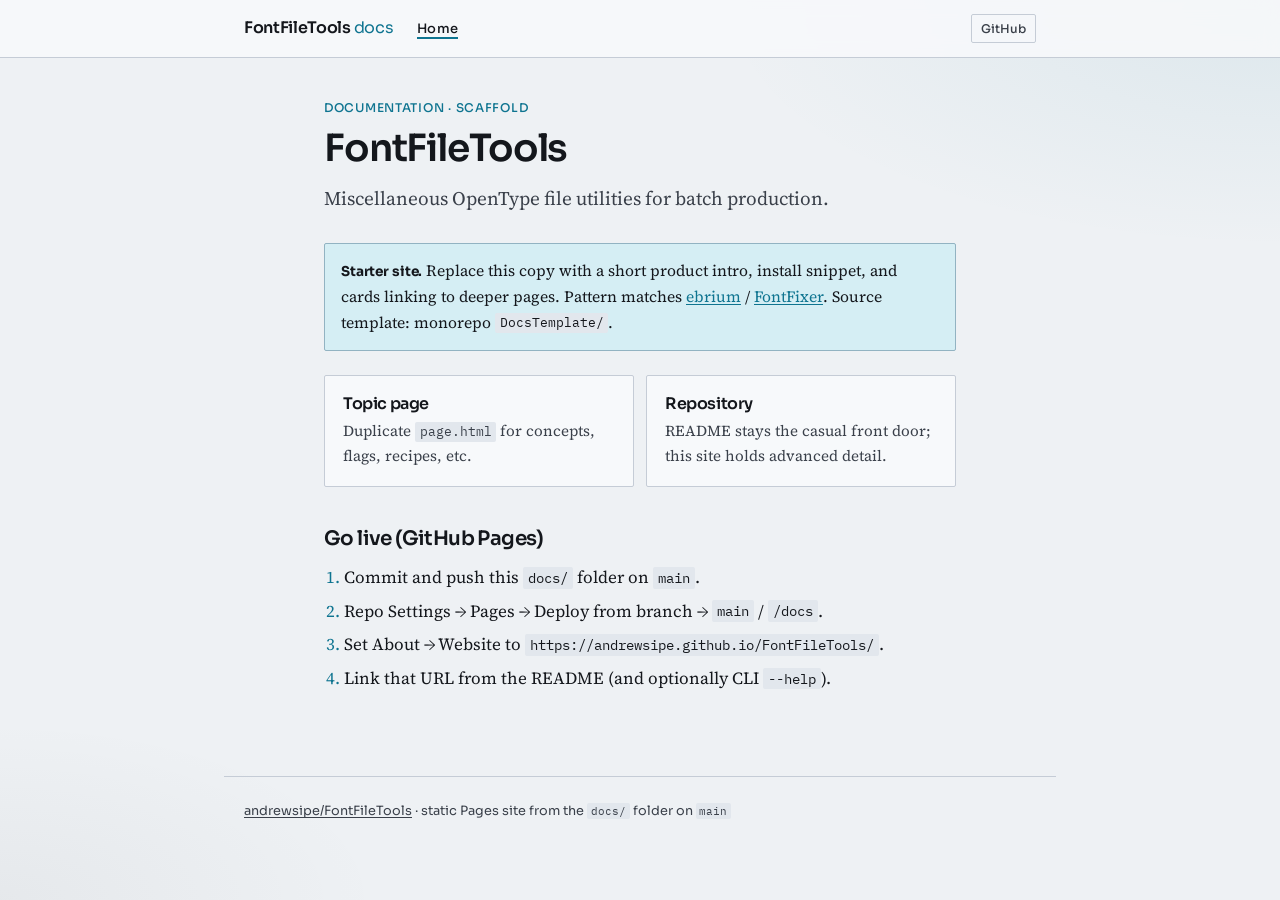
<file: docs/index.html>
<!DOCTYPE html>
<html lang="en">
<head>
  <meta charset="utf-8" />
  <meta name="viewport" content="width=device-width, initial-scale=1" />
  <title>FontFileTools docs</title>
  <meta name="description" content="Miscellaneous OpenType file utilities for batch production." />
  <link rel="preconnect" href="https://fonts.googleapis.com" />
  <link rel="preconnect" href="https://fonts.gstatic.com" crossorigin />
  <link href="https://fonts.googleapis.com/css2?family=IBM+Plex+Mono:wght@400;500&family=Sora:wght@400;500;600&family=Source+Serif+4:opsz,wght@8..60,400;8..60,600&display=swap" rel="stylesheet" />
  <link rel="stylesheet" href="styles.css" />
</head>
<body>
  <header class="site-header">
    <div class="site-header-inner">
      <a class="brand" href="index.html">FontFileTools <span>docs</span></a>
      <nav class="nav" aria-label="Primary">
        <a href="index.html" aria-current="page">Home</a>
        <!-- Add pages as you write them, e.g. concepts.html, flags.html -->
      </nav>
      <a class="github-link" href="https://github.com/andrewsipe/FontFileTools">GitHub</a>
    </div>
  </header>

  <main>
    <p class="meta">Documentation · scaffold</p>
    <h1>FontFileTools</h1>
    <p class="lede">Miscellaneous OpenType file utilities for batch production.</p>

    <div class="callout">
      <strong>Starter site.</strong> Replace this copy with a short product intro,
      install snippet, and cards linking to deeper pages. Pattern matches
      <a href="https://andrewsipe.github.io/ebrium/">ebrium</a> /
      <a href="https://andrewsipe.github.io/FontFixer/">FontFixer</a>.
      Source template: monorepo <code>DocsTemplate/</code>.
    </div>

    <div class="card-grid">
      <a class="card" href="page.html">
        <h2>Topic page</h2>
        <p>Duplicate <code>page.html</code> for concepts, flags, recipes, etc.</p>
      </a>
      <a class="card" href="https://github.com/andrewsipe/FontFileTools">
        <h2>Repository</h2>
        <p>README stays the casual front door; this site holds advanced detail.</p>
      </a>
    </div>

    <h2>Go live (GitHub Pages)</h2>
    <ol>
      <li>Commit and push this <code>docs/</code> folder on <code>main</code>.</li>
      <li>Repo Settings → Pages → Deploy from branch → <code>main</code> / <code>/docs</code>.</li>
      <li>Set About → Website to <code>https://andrewsipe.github.io/FontFileTools/</code>.</li>
      <li>Link that URL from the README (and optionally CLI <code>--help</code>).</li>
    </ol>
  </main>

  <footer class="site-footer">
    <a href="https://github.com/andrewsipe/FontFileTools">andrewsipe/FontFileTools</a>
    · static Pages site from the <code>docs/</code> folder on <code>main</code>
  </footer>
</body>
</html>
</file>
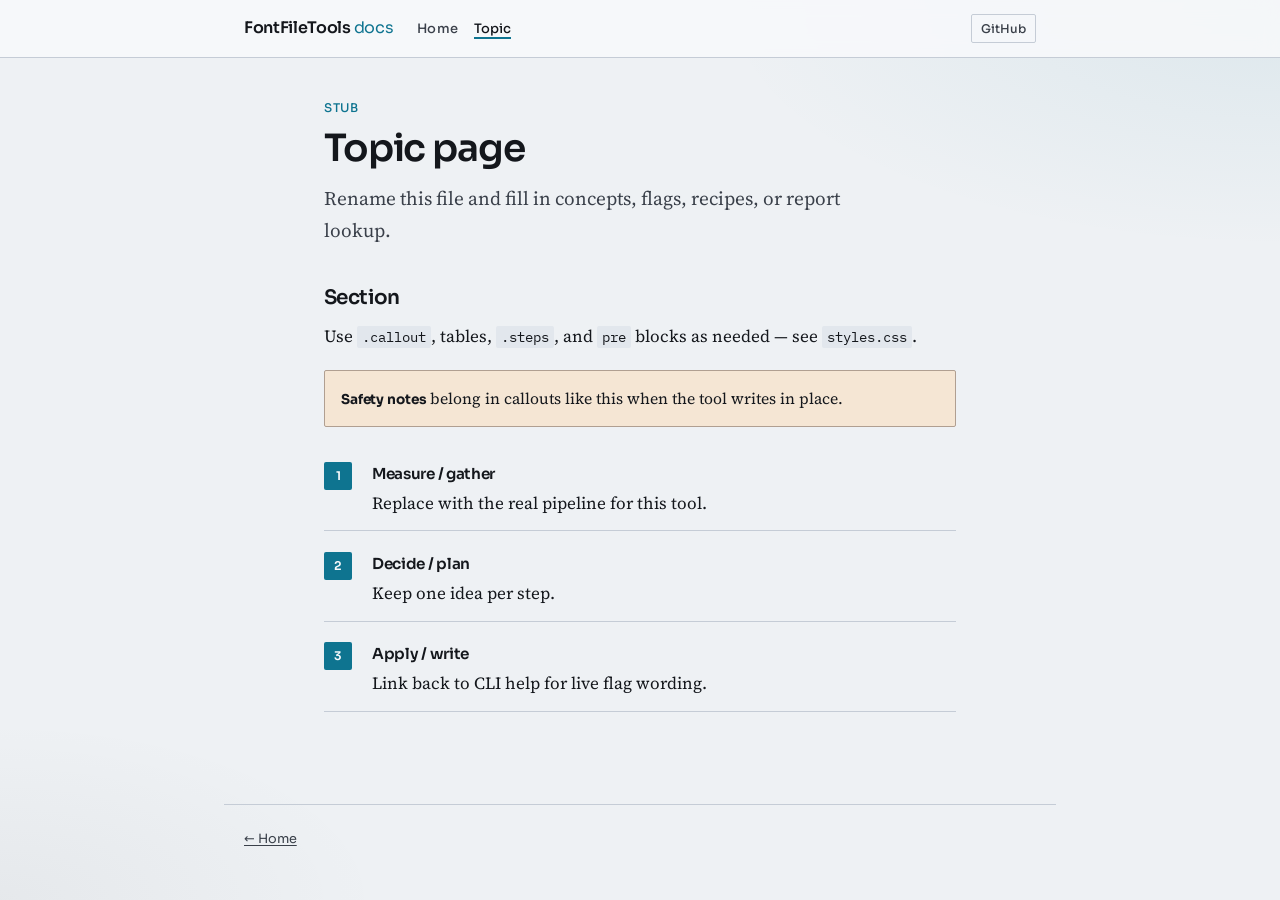
<file: docs/page.html>
<!DOCTYPE html>
<html lang="en">
<head>
  <meta charset="utf-8" />
  <meta name="viewport" content="width=device-width, initial-scale=1" />
  <title>Topic · FontFileTools</title>
  <link rel="preconnect" href="https://fonts.googleapis.com" />
  <link rel="preconnect" href="https://fonts.gstatic.com" crossorigin />
  <link href="https://fonts.googleapis.com/css2?family=IBM+Plex+Mono:wght@400;500&family=Sora:wght@400;500;600&family=Source+Serif+4:opsz,wght@8..60,400;8..60,600&display=swap" rel="stylesheet" />
  <link rel="stylesheet" href="styles.css" />
</head>
<body>
  <header class="site-header">
    <div class="site-header-inner">
      <a class="brand" href="index.html">FontFileTools <span>docs</span></a>
      <nav class="nav" aria-label="Primary">
        <a href="index.html">Home</a>
        <a href="page.html" aria-current="page">Topic</a>
      </nav>
      <a class="github-link" href="https://github.com/andrewsipe/FontFileTools">GitHub</a>
    </div>
  </header>

  <main>
    <p class="meta">Stub</p>
    <h1>Topic page</h1>
    <p class="lede">Rename this file and fill in concepts, flags, recipes, or report lookup.</p>

    <h2>Section</h2>
    <p>Use <code>.callout</code>, tables, <code>.steps</code>, and <code>pre</code> blocks as needed — see <code>styles.css</code>.</p>

    <div class="callout warn">
      <strong>Safety notes</strong> belong in callouts like this when the tool writes in place.
    </div>

    <ol class="steps">
      <li>
        <span class="term">Measure / gather</span>
        Replace with the real pipeline for this tool.
      </li>
      <li>
        <span class="term">Decide / plan</span>
        Keep one idea per step.
      </li>
      <li>
        <span class="term">Apply / write</span>
        Link back to CLI help for live flag wording.
      </li>
    </ol>
  </main>

  <footer class="site-footer">
    <a href="index.html">← Home</a>
  </footer>
</body>
</html>
</file>
<file: docs/styles.css>
/* Good Font Scripts — shared product docs stylesheet.
   Customize the four theme tokens below per product; leave the rest alone. */

:root {
  /* —— theme (edit these) —— */
  --accent: #0e7490;
  --accent-soft: #d5eef4;
  --accent-rgb: 14, 116, 144; /* R, G, B for the hero glow */

  /* —— shared chrome —— */
  --ink: #14171c;
  --ink-soft: #3a404a;
  --paper: #eef1f4;
  --paper-raised: #f7f9fb;
  --rule: #c5ccd6;
  --rule-strong: #8b95a5;
  --warn: #8a4b12;
  --warn-bg: #f5e6d4;
  --code-bg: #e2e7ed;
  --mono: "IBM Plex Mono", ui-monospace, monospace;
  --sans: "Sora", system-ui, sans-serif;
  --serif: "Source Serif 4", Georgia, serif;
  --max: 42rem;
  --wide: 52rem;
}

*,
*::before,
*::after {
  box-sizing: border-box;
}

html {
  scroll-behavior: smooth;
}

body {
  margin: 0;
  min-height: 100vh;
  color: var(--ink);
  background:
    radial-gradient(
      ellipse 80% 50% at 100% 0%,
      rgba(var(--accent-rgb), 0.08),
      transparent 55%
    ),
    radial-gradient(
      ellipse 60% 40% at 0% 100%,
      rgba(20, 23, 28, 0.04),
      transparent 50%
    ),
    var(--paper);
  font-family: var(--serif);
  font-size: 1.0625rem;
  line-height: 1.65;
  -webkit-font-smoothing: antialiased;
}

a {
  color: var(--accent);
  text-underline-offset: 0.15em;
}

a:hover {
  color: var(--ink);
}

.site-header {
  position: sticky;
  top: 0;
  z-index: 20;
  border-bottom: 1px solid var(--rule);
  background: color-mix(in srgb, var(--paper-raised) 88%, transparent);
  backdrop-filter: blur(10px);
}

.site-header-inner {
  max-width: var(--wide);
  margin: 0 auto;
  padding: 0.85rem 1.25rem;
  display: flex;
  flex-wrap: wrap;
  align-items: baseline;
  gap: 0.75rem 1.5rem;
}

.brand {
  font-family: var(--sans);
  font-weight: 600;
  font-size: 1rem;
  letter-spacing: -0.02em;
  color: var(--ink);
  text-decoration: none;
}

.brand span {
  color: var(--accent);
  font-weight: 400;
}

.nav {
  display: flex;
  flex-wrap: wrap;
  gap: 0.35rem 1rem;
  font-family: var(--sans);
  font-size: 0.8125rem;
  font-weight: 500;
  letter-spacing: 0.01em;
}

.nav a {
  color: var(--ink-soft);
  text-decoration: none;
}

.nav a:hover,
.nav a[aria-current="page"] {
  color: var(--ink);
}

.nav a[aria-current="page"] {
  box-shadow: inset 0 -2px 0 var(--accent);
}

.github-link {
  margin-left: auto;
  font-family: var(--sans);
  font-size: 0.75rem;
  font-weight: 500;
  color: var(--ink-soft);
  text-decoration: none;
  border: 1px solid var(--rule);
  padding: 0.25rem 0.55rem;
  border-radius: 2px;
}

.github-link:hover {
  border-color: var(--ink);
  color: var(--ink);
}

main {
  max-width: var(--max);
  margin: 0 auto;
  padding: 2.5rem 1.25rem 4rem;
}

main.wide {
  max-width: var(--wide);
}

h1,
h2,
h3 {
  font-family: var(--sans);
  font-weight: 600;
  letter-spacing: -0.03em;
  line-height: 1.2;
  color: var(--ink);
}

h1 {
  font-size: clamp(1.85rem, 4vw, 2.35rem);
  margin: 0 0 0.75rem;
}

h2 {
  font-size: 1.25rem;
  margin: 2.5rem 0 0.75rem;
  padding-top: 0.5rem;
  border-top: 1px solid var(--rule);
}

h2:first-of-type {
  border-top: none;
  padding-top: 0;
}

h3 {
  font-size: 1.05rem;
  margin: 1.75rem 0 0.5rem;
}

.lede {
  font-size: 1.2rem;
  color: var(--ink-soft);
  margin: 0 0 1.75rem;
  max-width: 36rem;
}

.meta {
  font-family: var(--sans);
  font-size: 0.75rem;
  font-weight: 500;
  letter-spacing: 0.06em;
  text-transform: uppercase;
  color: var(--accent);
  margin: 0 0 0.5rem;
}

p {
  margin: 0 0 1rem;
}

ul,
ol {
  margin: 0 0 1.25rem;
  padding-left: 1.25rem;
}

li {
  margin-bottom: 0.35rem;
}

li::marker {
  color: var(--accent);
}

.card-grid {
  display: grid;
  gap: 0.75rem;
  margin: 1.5rem 0 2rem;
}

@media (min-width: 640px) {
  .card-grid {
    grid-template-columns: 1fr 1fr;
  }
}

.card {
  display: block;
  padding: 1.1rem 1.15rem;
  background: var(--paper-raised);
  border: 1px solid var(--rule);
  border-radius: 2px;
  text-decoration: none;
  color: inherit;
  transition: border-color 0.15s ease, transform 0.15s ease;
}

.card:hover {
  border-color: var(--accent);
  transform: translateY(-1px);
  color: inherit;
}

.card h2 {
  font-size: 1rem;
  margin: 0 0 0.35rem;
  border: none;
  padding: 0;
}

.card p {
  margin: 0;
  font-size: 0.95rem;
  color: var(--ink-soft);
}

.callout {
  margin: 1.25rem 0;
  padding: 0.9rem 1rem;
  background: var(--accent-soft);
  border: 1px solid color-mix(in srgb, var(--accent) 28%, var(--rule));
  border-radius: 2px;
  font-size: 0.98rem;
}

.callout.warn {
  background: var(--warn-bg);
  border-color: color-mix(in srgb, var(--warn) 35%, var(--rule));
}

.callout strong {
  font-family: var(--sans);
  font-size: 0.85rem;
  letter-spacing: -0.01em;
}

code,
kbd {
  font-family: var(--mono);
  font-size: 0.84em;
  background: var(--code-bg);
  padding: 0.1em 0.35em;
  border-radius: 2px;
}

pre {
  margin: 1rem 0 1.5rem;
  padding: 1rem 1.1rem;
  overflow-x: auto;
  background: var(--ink);
  color: #e8ecef;
  border-radius: 2px;
  font-family: var(--mono);
  font-size: 0.8rem;
  line-height: 1.55;
}

pre code {
  background: none;
  padding: 0;
  color: inherit;
  font-size: inherit;
}

table {
  width: 100%;
  border-collapse: collapse;
  margin: 1rem 0 1.5rem;
  font-size: 0.95rem;
}

th,
td {
  text-align: left;
  vertical-align: top;
  padding: 0.55rem 0.65rem;
  border-bottom: 1px solid var(--rule);
}

th {
  font-family: var(--sans);
  font-size: 0.72rem;
  font-weight: 600;
  letter-spacing: 0.04em;
  text-transform: uppercase;
  color: var(--ink-soft);
  border-bottom-color: var(--rule-strong);
}

td code {
  white-space: nowrap;
}

.term {
  font-family: var(--sans);
  font-weight: 600;
  font-size: 0.95rem;
  letter-spacing: -0.02em;
}

.site-footer {
  max-width: var(--wide);
  margin: 0 auto;
  padding: 1.5rem 1.25rem 2.5rem;
  border-top: 1px solid var(--rule);
  font-family: var(--sans);
  font-size: 0.8rem;
  color: var(--ink-soft);
}

.site-footer a {
  color: var(--ink-soft);
}

.steps {
  counter-reset: step;
  list-style: none;
  padding: 0;
  margin: 1.25rem 0 1.75rem;
}

.steps li {
  counter-increment: step;
  position: relative;
  padding: 0.85rem 0 0.85rem 3rem;
  border-bottom: 1px solid var(--rule);
}

.steps li::before {
  content: counter(step);
  position: absolute;
  left: 0;
  top: 0.95rem;
  width: 1.75rem;
  height: 1.75rem;
  display: flex;
  align-items: center;
  justify-content: center;
  font-family: var(--sans);
  font-size: 0.75rem;
  font-weight: 600;
  color: var(--paper-raised);
  background: var(--accent);
  border-radius: 2px;
}

.steps .term {
  display: block;
  margin-bottom: 0.2rem;
}

.report-sample {
  font-family: var(--mono);
  font-size: 0.78rem;
  line-height: 1.6;
  background: var(--ink);
  color: #c8d0d8;
  padding: 1.1rem 1.2rem;
  border-radius: 2px;
  overflow-x: auto;
  margin: 1rem 0 1.5rem;
  white-space: pre;
}

.report-sample .hi {
  color: #7ec8c3;
}

.report-sample .warn-line {
  color: #e0a86a;
}

.report-sample .ok {
  color: #8fbc8f;
}
</file>
